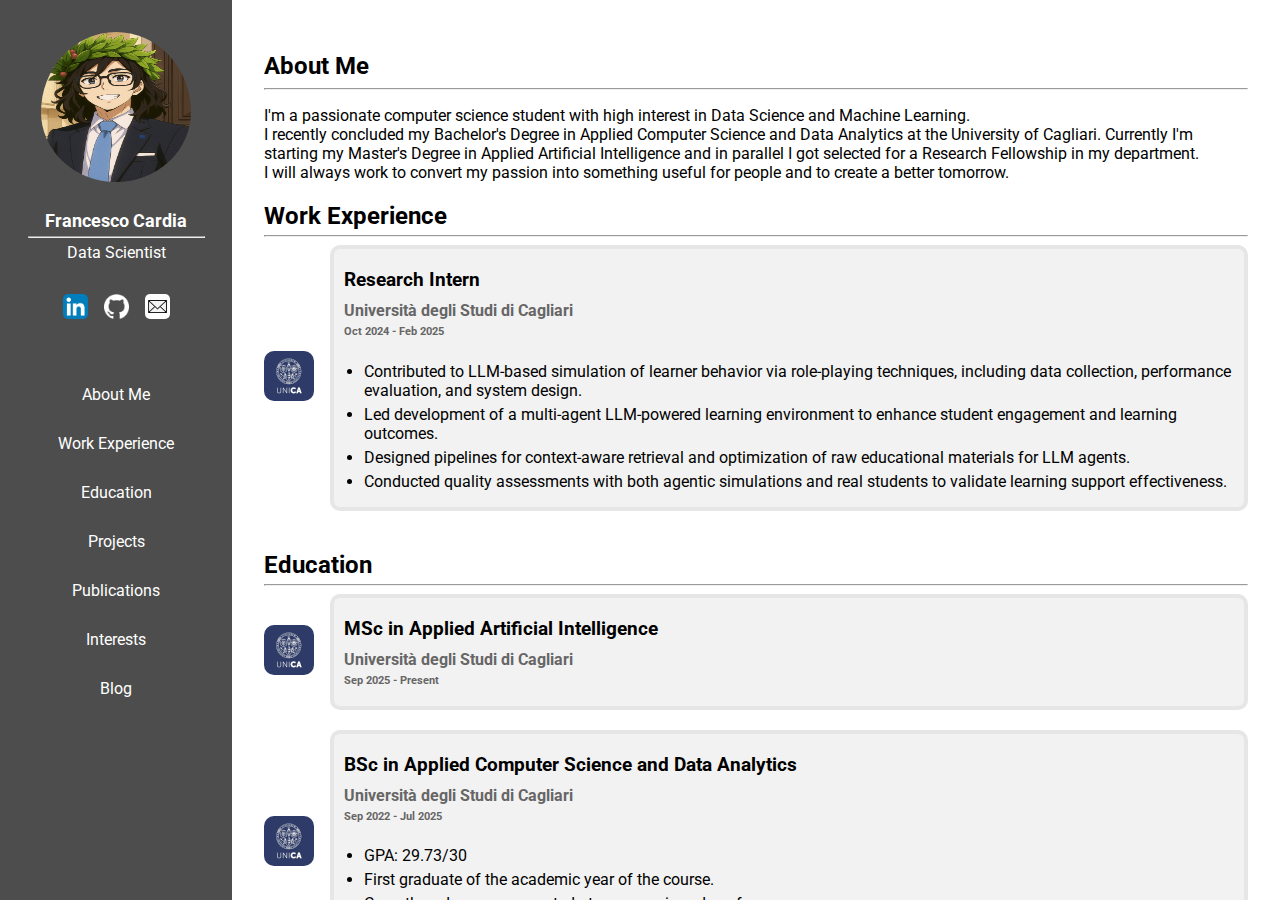
<file: index.html>
<!DOCTYPE html>

<html>
    <head>
        <title>Francesco Cardia</title>
        <link rel="stylesheet" href="style.css">
        <link href="https://fonts.googleapis.com/css2?family=Roboto&display=swap" rel="stylesheet">
        <meta name="author" content="Francesco Cardia">
        <meta name="description" content="Francesco Cardia's personal website">
        <meta name="keywords" content="experience, career, blog, data science">

        <meta name="viewport" content="width=device-width, initial-scale=1" />

        <script src="main.js"></script>

    </head>

    <body>

        <!-- Sidebar -->
        <aside class="sidebar"></aside>

        <main class="content">
            <!-- About Me -->
            <section id="about-me">
                <h2>About Me</h2>

            </section>
            <hr>
            <p>I'm a passionate computer science student with high interest in Data Science and Machine Learning. <br>
                I recently concluded my Bachelor's Degree in Applied Computer Science and Data Analytics at the University of Cagliari.
                Currently I'm starting my Master's Degree in Applied Artificial Intelligence and in parallel I got selected for a Research Fellowship in my department.<br>
                I will always work to convert my passion into something useful for people and to create a better tomorrow.
            </p>

            <!-- Work Experience -->
            <section id="work-experience">
                <h2>Work Experience</h2>
                <hr>
                <div class="career-step">
                    <a href="https://www.unica.it" target="_blank"><img src="img/unica.png" alt="UniCa Logo" class="career-logo"></a>
                    <div class="career-card">
                        <h3>Research Intern</h3>
                        <h4>Università degli Studi di Cagliari</h4>
                        <h5>Oct 2024 - Feb 2025</h5>
                        <ul class="activities">
                            <li>Contributed to LLM-based simulation of learner behavior via role-playing techniques, including data collection, performance evaluation, and system design.</li>
                            <li>Led development of a multi-agent LLM-powered learning environment to enhance student engagement and learning outcomes.</li>
                            <li>Designed pipelines for context-aware retrieval and optimization of raw educational materials for LLM agents.</li>
                            <li>Conducted quality assessments with both agentic simulations and real students to validate learning support effectiveness.</li>
                        </ul>
                    </div>
                </div>
            </section>

            <!-- Education -->
            <section id="education">
                <h2>Education</h2>
                <hr>
                <div class="career-step">
                    <a href="https://www.unica.it" target="_blank"><img src="img/unica.png" alt="UniCa Logo" class="career-logo"></a>
                    <div class="career-card">
                        <h3>MSc in Applied Artificial Intelligence</h3>
                        <h4>Università degli Studi di Cagliari</h4>
                        <h5>Sep 2025 - Present</h5>
                    </div>
                </div>
                <div class="career-step">
                    <a href="https://www.unica.it" target="_blank"><img src="img/unica.png" alt="UniCa Logo" class="career-logo"></a>
                    <div class="career-card">
                        <h3>BSc in Applied Computer Science and Data Analytics</h3>
                        <h4>Università degli Studi di Cagliari</h4>
                        <h5>Sep 2022 - Jul 2025</h5>
                        <ul class="activities">
                            <li>GPA: 29.73/30</li>
                            <li>First graduate of the academic year of the course.</li>
                            <li>Co-authored a paper accepted at a peer-reviewed conference.</li>
                            <li>Core subjects: Machine Learning, Deep Learning, Big Data, Computational Statistics, Data Structures & Algorithms.</li>
                        </ul>
                    </div>
                </div>
                <div class="career-step">
                    <a href="https://www.pacinotti.edu.it/" target="_blank"><img src="img/pacinotti.png" alt="Pacinotti Logo" class="career-logo"></a>
                    <div class="career-card">
                        <h3>High Scool Diploma</h3>
                        <h4>Liceo Scientifico A. Pacinotti</h4>
                        <h5>Sep 2017 - Jun 2022</h5>
                        <ul class="activities">
                            <li>Final grade: 100/100</li>
                            <li>Won a Latin Language translation contest</li>
                        </ul>
                    </div>
                </div>
            </section>

            <!-- Projects -->
            <section id="projects">
                <h2>Projects</h2>
                <hr>
                <div class="scroll-elements">
                    <div>
                        <a href="https://github.com/tail-unica/maestro" target="_blank">
                            <div class="project">
                                <img src="img/maestro.png" alt="Maestro pic" id="maestro-pic">
                                <h3>Multi-Agent Environment for Student Support</h3>
                            </div>
                        </a>
                    </div>
                    <a href="https://github.com/Church-17/ml_proj" target="_blank">
                        <div class="project">
                            <img src="img/ml_project.png" alt="ML project pic">
                            <h3>Bank Default Prediction with Machine Learning models</h3>
                        </div>
                    </a>
                    <a href="https://github.com/Church-17/YesWeKAN" target="_blank">
                        <div class="project">
                            <img src="img/dl_project.png" alt="DL project pic">
                            <h3>Hospital admission time prediction with KAN-based models</h3>
                        </div>
                    </a>
                    <a href="#" onclick="alert('Sorry, due to university policies, this link is currently private'); return false;">
                        <div class="project">
                            <img src="img/fpw_project.png" alt="FPW project pic">
                            <h3>VS Chess: a web interface for chess tournaments</h3>
                        </div>
                    </a>
                    <a href="https://github.com/fcardia/EEG-emotion-recognition" target="_blank">
                        <div class="project">
                            <img src="img/ias_project.png" alt="IAS project pic">
                            <h3>EEG-based emotion recognition with Convolutional Neural Networks</h3>
                        </div>
                    </a>
                </div>

            </section>

            <section id="publications">
                <h2>Publications</h2>
                <hr>
                <ul>
                    <li><a href="pdf/C1.pdf" target="_blank" id="paper"><b>F. Cardia</b>, V. Pentangelo, S. Lambiase, C. Gravino, F. Palomba, M. Marras. "Toward Realistic AI-Generated Student Questions to Support Instructor Training" Accepted for publication at the European Conference on Technology Enhanced Learning (ECTEL 2025), Newcastle, UK.</a></li>
                </ul>   
            </section>

            <!-- Interests -->
            <section id="interests">
                <h2>Interests</h2>
                <hr>

                <div class="scroll-elements">
                    <a href="#" target="_self">
                        <div class="project">
                            <img src="img/finance.png" alt="Maestro pic">
                            <h3>Personal Finance</h3>
                        </div>
                    </a>
                    <a href="https://www.goodreads.com/user/show/170088185-francesco-cardia" target="_blank">
                        <div class="project">
                            <img src="img/reading.png" alt="Maestro pic">
                            <h3>Reading</h3>
                        </div>
                    </a>
                </div>
            </section>
        </main>

        <script src="main.js"></script>
    </body>
</html>
</file>
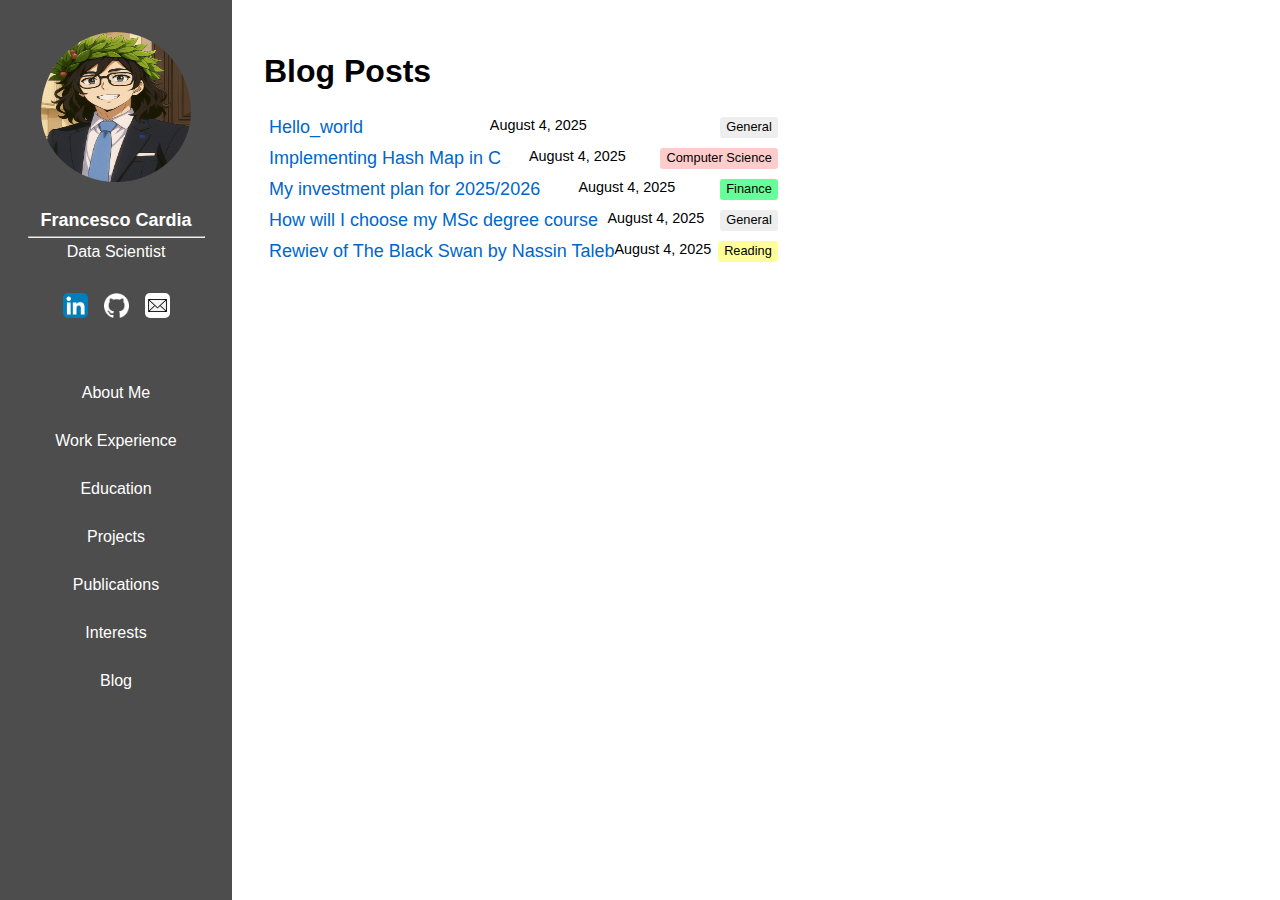
<file: blog.html>
<!DOCTYPE html>

<html>
    <head>
        <link rel="stylesheet" href="style.css">
        <script src="main.js"></script>

        <meta name="viewport" content="width=device-width, initial-scale=1.0">
    </head>
    
    <body>
        <aside class="sidebar"></aside>

        <main class="content">
            <h1>Blog Posts</h1>

            <ul class="blog-list">
                <li> 
                    <div class="post-meta">
                        <a href="posts/hello_world.html">Hello_world</a>
                        <time datetime="2025-08-04">August 4, 2025</time>
                        <span class="label" data-topic="general">General</span>
                    </div>
                </li>
                 <li> 
                    <div class="post-meta">
                        <a href="posts/hash_map_in_c.html">Implementing Hash Map in C</a>
                        <time datetime="2025-08-04">August 4, 2025</time>
                        <span class="label" data-topic="computer-science">Computer Science</span>
                    </div>
                </li>
                <li> 
                    <div class="post-meta">
                        <a href="posts/hello_world.html">My investment plan for 2025/2026</a>
                        <time datetime="2025-08-04">August 4, 2025</time>
                        <span class="label" data-topic="finance">Finance</span>
                    </div>
                </li>
                <li> 
                    <div class="post-meta">
                        <a href="posts/hello_world.html">How will I choose my MSc degree course</a>
                        <time datetime="2025-08-04">August 4, 2025</time>
                        <span class="label" data-topic="general">General</span>
                    </div>
                </li>
                <li> 
                    <div class="post-meta">
                        <a href="posts/hello_world.html">Rewiev of The Black Swan by Nassin Taleb</a>
                        <time datetime="2025-08-04">August 4, 2025</time>
                        <span class="label" data-topic="reading">Reading</span>
                    </div>
                </li>
            </ul>
        </main>

        <script src="main.js"></script>
    </body>
</html>
</file>
<file: style.css>
:root {
    --primary: #4d4d4d;
    --white: white;
    --black: black;
    --card-background: #f2f2f2;
    --card-border: #e6e6e6;
    --card-secondary: #666666
}

* {
    font-family: 'Roboto', sans-serif;
}

html {
    scroll-behavior: smooth;
    overflow-x: hidden;
}

body {
    display: flex;
    margin: 0;
    height: 100vh;
    scroll-behavior: smooth;
    width: inherit;
    overflow-x: hidden;
}

a {
    text-decoration: none;
}

h3 {
    padding-left: 10px;
    padding-bottom: 5px;
    margin-bottom: 0px;
    font-size: 120%;
}

h4 {
    padding-left: 10px;
    padding-top: 5px;
    margin-top: 0px;
    margin-bottom: 0px;
    font-size: 100%;
    color: var(--card-secondary);
}

h5 {
    padding-left: 10px;
    padding-top: 5px;
    margin-top: 0px;
    font-size: 70%;
    color: var(--card-secondary);
}

.sidebar {
    width: 200px;
    background-color: var(--primary);
    color: var(--white);
    padding: 1rem;

    display: flex;
    flex-direction: column;
    align-items: center;
}

.content {
    /* flex: 1; */
    padding: 2rem;
    background-color: var(--white);
    overflow-y: auto;
}

.my-picture {
    height: 150px;
    width: 150px;
    border-radius: 50%;
    padding-bottom: 10px;
}

#name {
    font-size: 18px;
    margin-bottom: 5px;
    font-weight: bold;
}

#role {
    margin-top: 5px;
}

.contacts {
    list-style-type: none;
    display: flex;
    padding: 0;
    gap: 1rem;
}

.contacts li {
    display: inline;
}

.contacts li img {
    height: 25px;
    width: 25px;
    border-radius: 5px;
}

.navbar {
    width: inherit;
}

.navbar ul {
    list-style-type: none;
    padding: 0;
    padding-top: 10px;
}

.navbar ul li {
    text-align: center;
    border-radius: 10%;
    margin: 10px;
}

.navbar ul li a {
    text-decoration: none;
    color: var(--white);
    display: block;
    padding: 10px;
    border-radius: 5px;
}

.navbar ul li a:hover {
    text-decoration: none;
    background-color: gray;
    
}

.sidebar hr {
    width: 175px;
    margin: 0;
}

#mobile-hr {
    display: none;
}

.career-step {
    display: flex;
    gap: 1rem;
    flex-direction: row;
    align-items: center;
    padding-bottom: 20px;
}

.career-logo {
    height: 50px;
    width: 50px;
    border-radius: 20%;
}

.career-card {
    flex: 1;
    background-color: var(--card-background);
    border-width: 4px;
    border-radius: 10px;
    border-style: solid;
    border-color: var(--card-border);
}

.activities {
    padding-left: 30px;
    list-style-type: disc;
}

.activities li {
    padding-top: 5px;
}

section h2 {
    margin-bottom: 5px;    
}

section hr {
    padding-top: 0px;
    margin-top: 0px;
}

/* Projects */

.scroll-elements {
    display: flex;
    overflow-x: auto;
    gap: 1rem;
    padding: 1rem;
    scroll-behavior: smooth;
}

.project {
    display: flex;
    width: 300px;
    height: 250px;
    background-color: var(--card-background);
    border-color: var(--card-border);
    padding: 1rem;
    flex-shrink: 0; 
    flex-direction: column;
    align-items: center;
    text-align: center;
    font-size: 12px;

    border-radius: 10px;
    border-style: solid;
    border-color: var(--card-border);
    border-width: 2px;

    transition: all 0.3s ease;
}

.project:hover {
    box-shadow: 0 4px 8px rgba(0, 0, 0, 0.3);
}

.project img {
    height: 175px;
    width: 300px;
    border-radius: 10px;
    border-style: solid;
    border-width: 1px;
    border-color: var(--card-border);
}

#maestro-pic {
    height: 150px;
    width: 300px;
    border-radius: 10px;
    border-style: solid;
    border-width: 1px;
    border-color: var(--card-border);
    text-align: center;
}

.project h3 {
    margin-top: auto;
    font-weight: normal;
    font-size: 16px;
    color: var(--black);
}

/* Publications */

#paper {
    text-decoration: none;
    color: var(--black);
}

/* Blog */

.blog-list {
    list-style-type: none;
    padding: 0px;
}

.blog-list li {
    padding: 5px;
}

.blog-list li a {
    color: #0066cc;
    text-decoration: none;
    font-size: 18px;
}

/* Post */

.post {
    font-family: sans-serif;
    max-width: 700px;
    margin: 2rem auto;
    padding: 0 1rem;
    line-height: 1.6;
    /* text-align: center; */
}

header,
footer {
    margin-bottom: 2rem;
}

.post-title {
    font-size: 2rem;
    margin-bottom: 0.2rem;
}

.post-meta {
    display: flex;
    justify-content: space-between;
    font-size: 0.9rem;
}

.tags {
    margin-top: 2rem;
    font-size: 0.9rem;
}

.tags a {
    margin-right: 0.5rem;
    text-decoration: none;
    color: #0066cc;
}


.label {
    padding: 0.2em 0.5em;
    border-radius: 3px;
    font-size: 0.8rem;
    margin-left: 0.5em;
    text-align: center; 
}

.label[data-topic="general"] {
    background-color: #eee;
}

.label[data-topic="data-science"] {
    background-color: #66ccff;
}

.label[data-topic="finance"] {
    background-color: #66ff99;
}

.label[data-topic="computer-science"] {
    background-color: #ffcccc;
}

.label[data-topic="reading"] {
    background-color: #ffff99;
}

@media (max-width: 768px) {

    html {
        display: flex;
        flex-direction: column;
        overflow-x: hidden;
    }
    
    body {
        display: inline;
    }

    .sidebar {
        display: flex;
        background-color: var(--primary);
        color: var(--white);
        padding: 1rem;
        width: 100%;
        align-items: center;
    }

    .content {
        flex: 1;
        padding: 2rem;
        background-color: var(--white);
        overflow-y: auto;
        scroll-padding-top: 280px;
        align-items: center;
    }

    .my-picture {
        /* display: none; */
        height: 150px;
        width: 150px;
        border-radius: 50%;
        padding-bottom: 10px;
    }

    #name {
        font-size: 18px;
        margin-bottom: 5px;
        font-weight: bold;
    }

    #role {
        margin-top: 5px;
    }

    .contacts {
        list-style-type: none;
        padding: 0px;
        margin-bottom: 0;
        gap: 1rem;
    }

    .contacts li img {
        height: 25px;
        width: 25px;
        border-radius: 5px;
    }

    .navbar {
        width: 100%;
    }

    .navbar ul {
        list-style-type: none;
    }

    .navbar ul:last-child {
        display: inline;
    }

    .navbar ul li {
        display: none;
        text-align: center;
        border-radius: 10%;
        margin: 0px;
        width: inherit;
    }

    .navbar ul li:first-child {
        display: inline;
    }

    .navbar ul li:last-child {
        display: inline;
    }

    .navbar ul li a {
    text-decoration: none;
    color: var(--white);
    display: block;
    padding: 10px;
    border-radius: 5px;
    width: inherit;
    }

    .navbar ul li a:hover {
    text-decoration: none;
    background-color: gray;
    }

    .sidebar hr {
        display: none;
        width: 175px;
        margin: 0;
    }

    #mobile-hr {
        display: inherit;
        margin-top: 20px;
        margin-bottom: 10px;
        width: 100%;
    }

    .scroll-elements {
        display: flex;
        flex-direction: column;
        align-items: center;
        overflow-x: hidden;
        /* align-items: center; */
    }

    .project {
        margin: 10px;
    }

}
</file>
